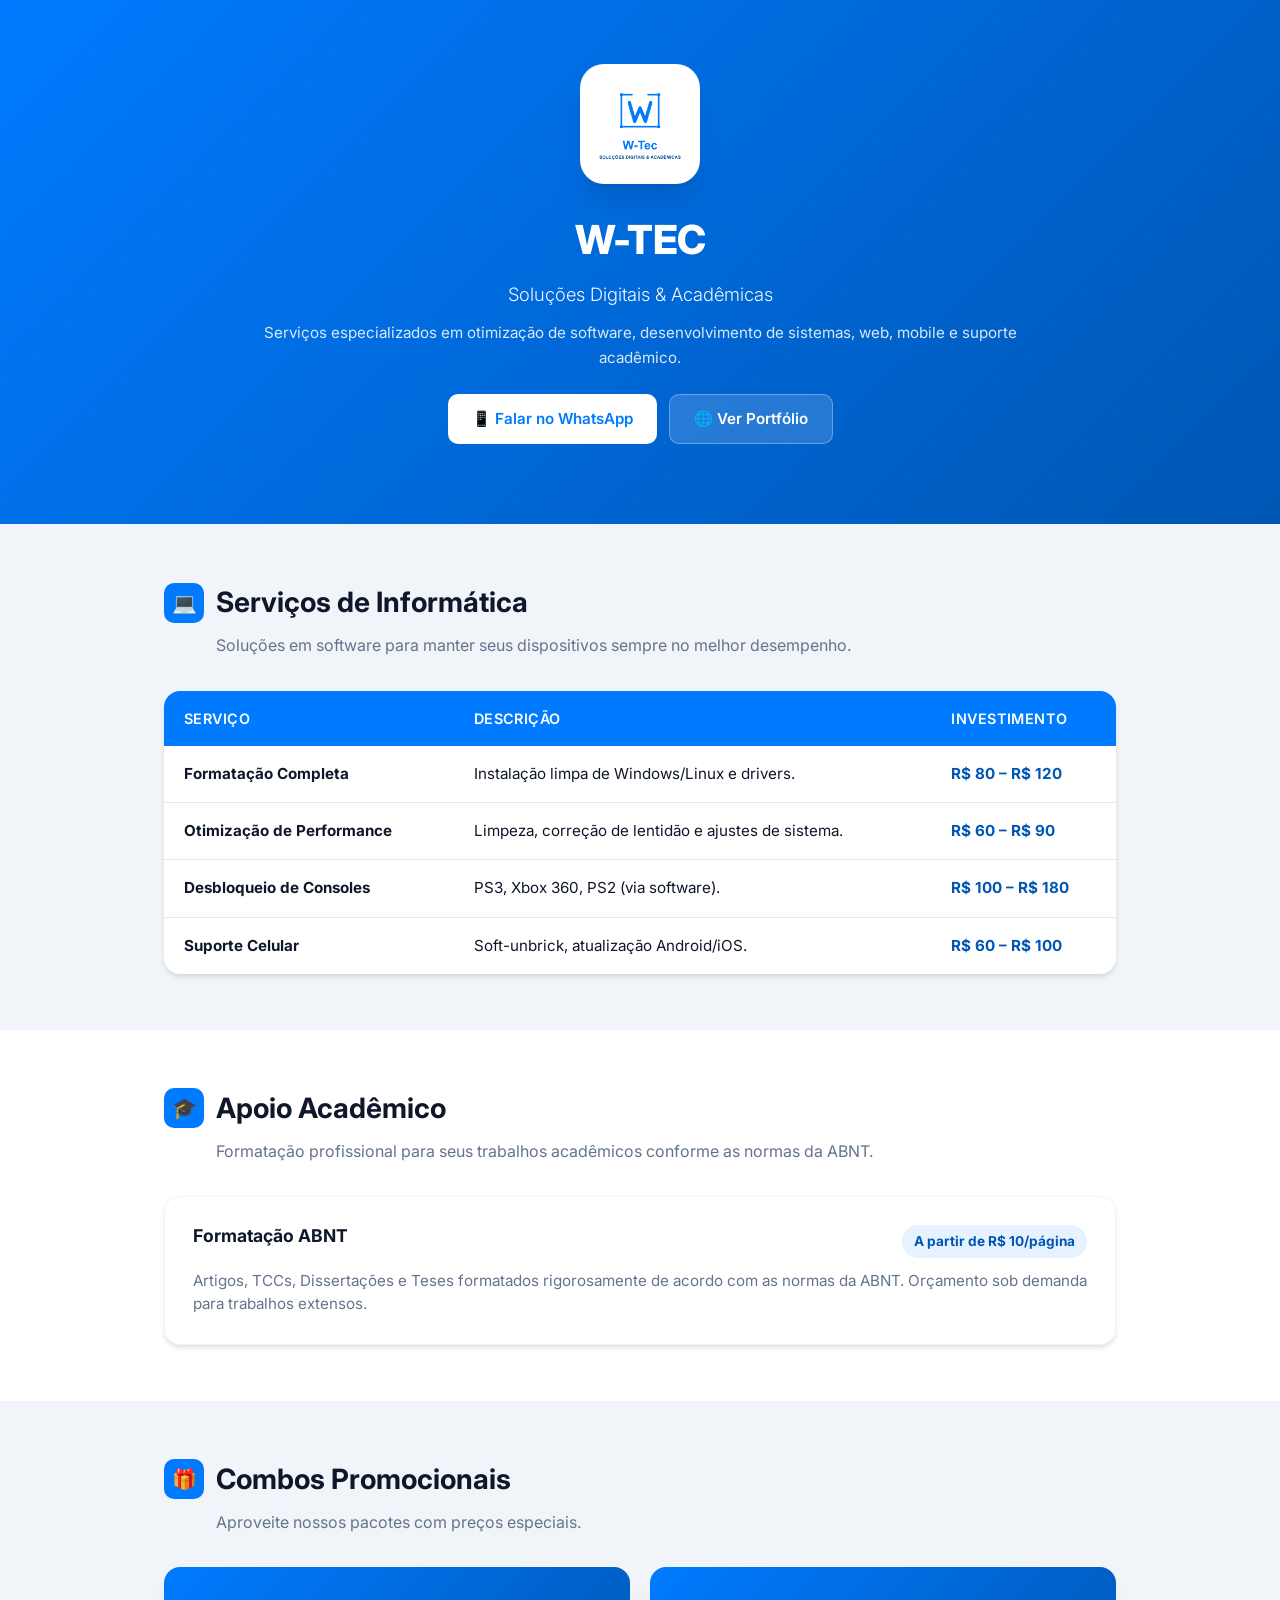
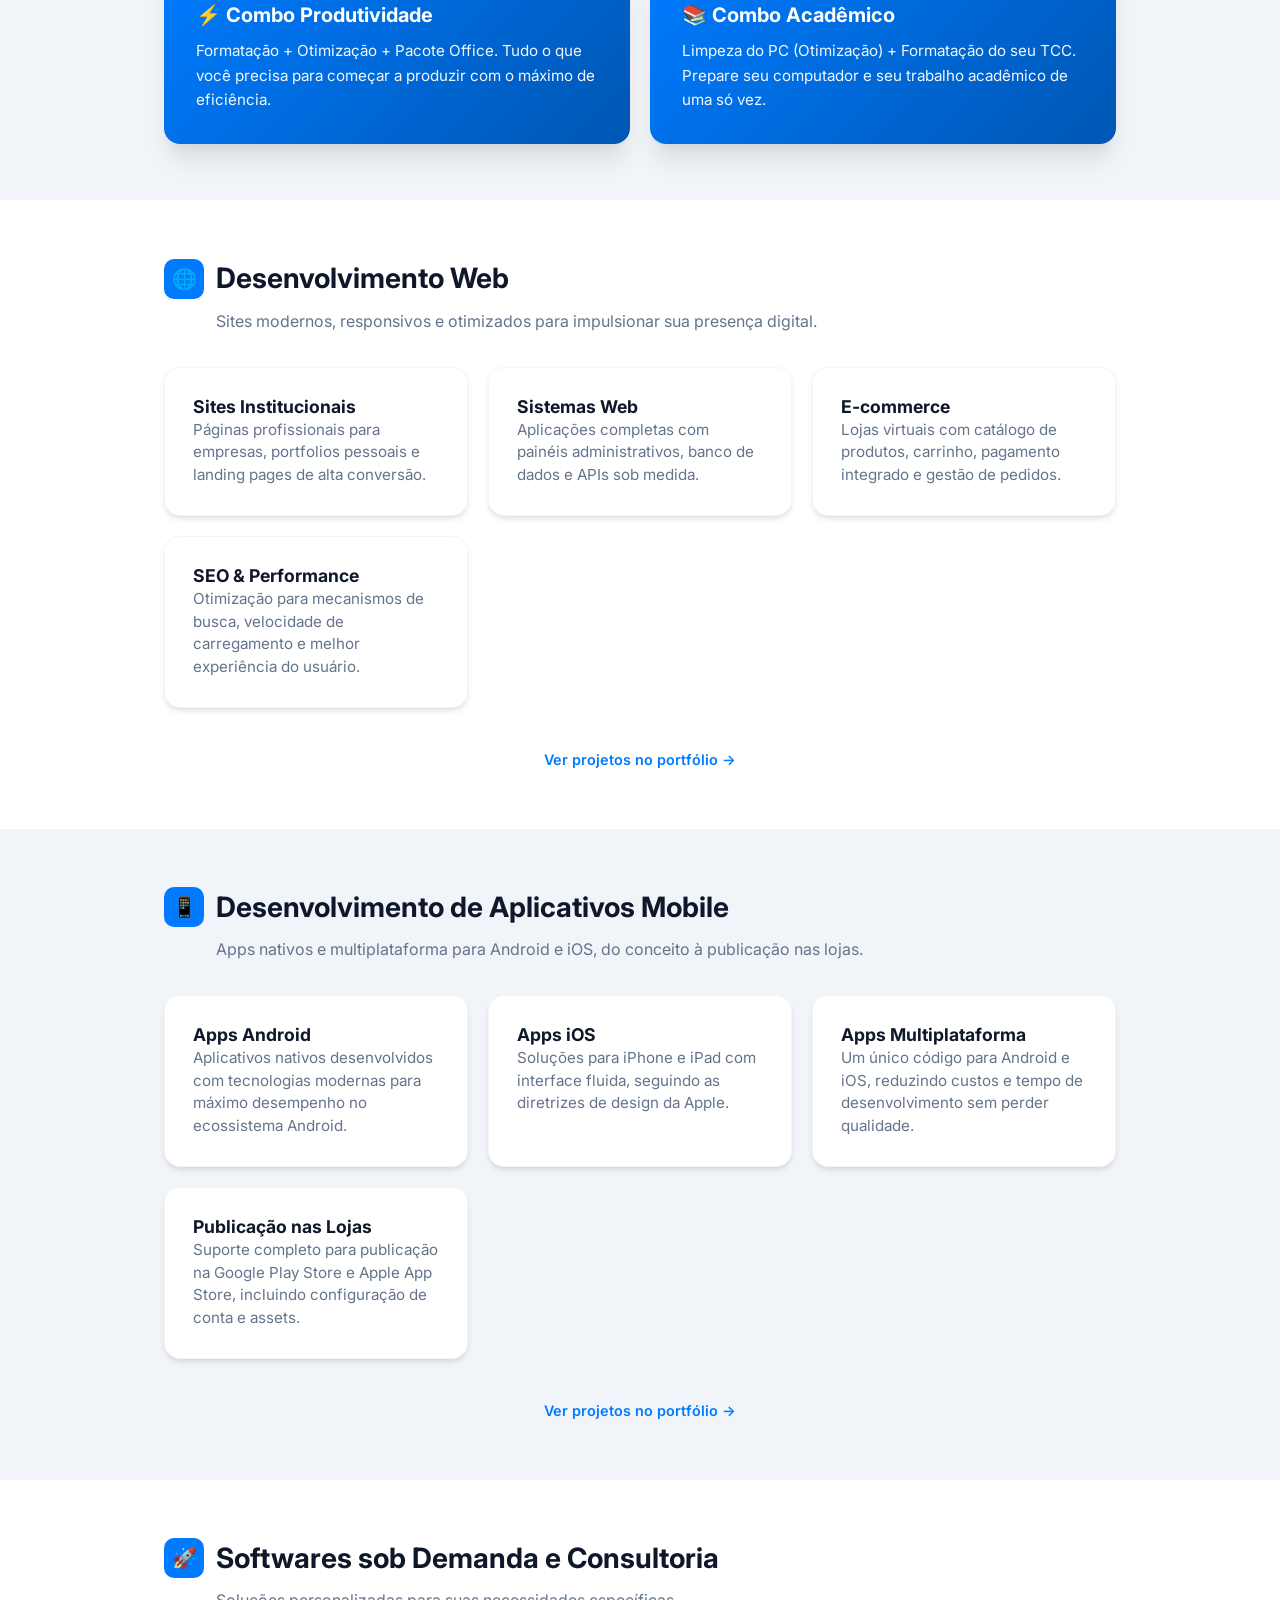
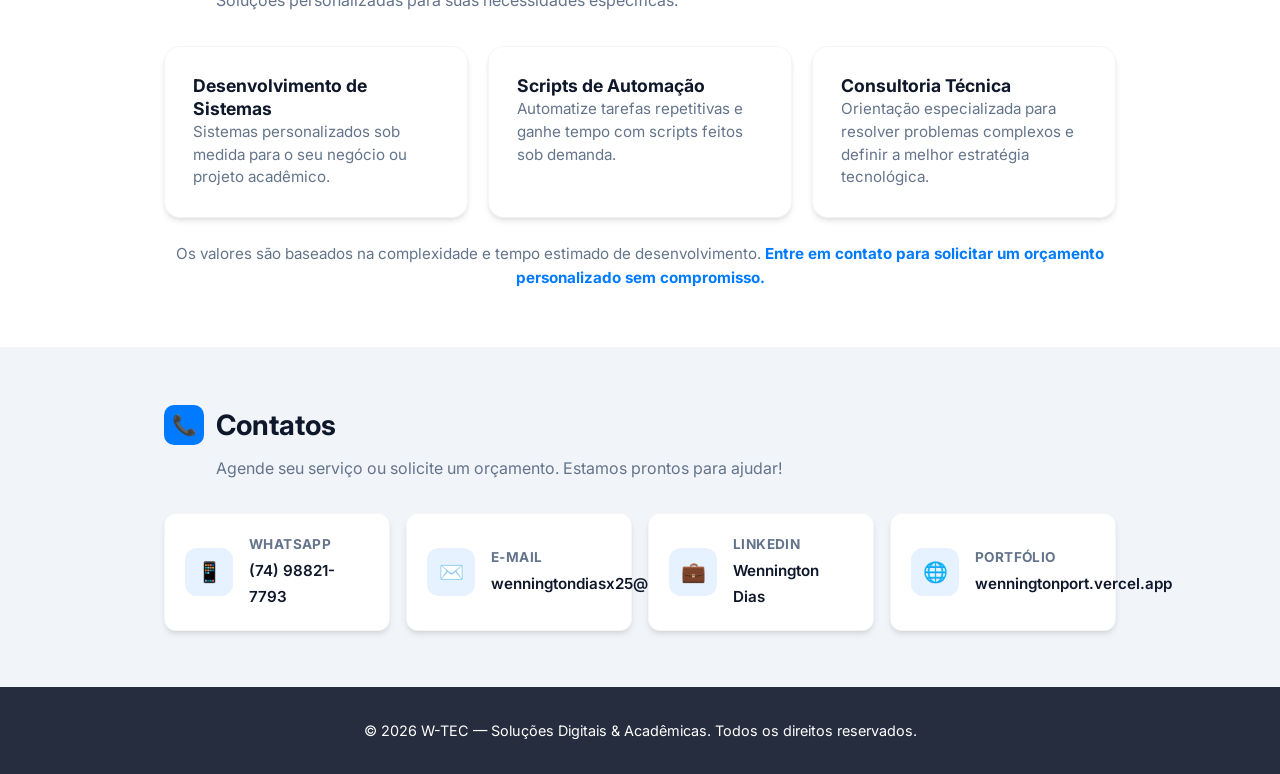
<file: index.html>
<!DOCTYPE html>
<html lang="pt-BR">
<head>
    <meta charset="UTF-8">
    <meta name="viewport" content="width=device-width, initial-scale=1.0">
    <title>W-TEC | Soluções Digitais & Acadêmicas</title>
    <link rel="icon" type="image/png" href="[data-uri]">
    <link rel="shortcut icon" type="image/png" href="[data-uri]">
    <link href="https://fonts.googleapis.com/css2?family=Inter:wght@300;400;600;700;800&display=swap" rel="stylesheet">
    <style>
        :root {
            --primary: #007bff;
            --primary-dark: #0056b3;
            --primary-light: #e6f2ff;
            --dark: #0f172a;
            --gray: #64748b;
            --light-gray: #f1f5f9;
            --white: #ffffff;
            --shadow: 0 4px 6px -1px rgba(0, 0, 0, 0.1), 0 2px 4px -1px rgba(0, 0, 0, 0.06);
            --shadow-lg: 0 20px 25px -5px rgba(0, 0, 0, 0.1), 0 10px 10px -5px rgba(0, 0, 0, 0.04);
        }

        * {
            margin: 0;
            padding: 0;
            box-sizing: border-box;
        }

        body {
            font-family: 'Inter', -apple-system, BlinkMacSystemFont, 'Segoe UI', Roboto, sans-serif;
            line-height: 1.6;
            color: var(--dark);
            background: var(--white);
        }

        .hero {
            background: linear-gradient(135deg, var(--primary) 0%, var(--primary-dark) 100%);
            color: var(--white);
            padding: 4rem 1.5rem 5rem;
            text-align: center;
            position: relative;
            overflow: hidden;
        }

        .hero::before {
            content: '';
            position: absolute;
            top: -50%;
            left: -50%;
            width: 200%;
            height: 200%;
            background: radial-gradient(circle, rgba(255,255,255,0.1) 1px, transparent 1px);
            background-size: 30px 30px;
            opacity: 0.3;
        }

        .hero-content {
            position: relative;
            z-index: 1;
            max-width: 800px;
            margin: 0 auto;
        }

        .hero-logo {
            width: 120px;
            height: 120px;
            margin: 0 auto 1.5rem;
            background: var(--white);
            border-radius: 24px;
            padding: 12px;
            box-shadow: var(--shadow-lg);
        }

        .hero-logo img {
            width: 100%;
            height: 100%;
            object-fit: contain;
        }

        .hero h1 {
            font-size: 2.5rem;
            font-weight: 800;
            margin-bottom: 0.5rem;
            letter-spacing: -0.02em;
        }

        .hero .tagline {
            font-size: 1.15rem;
            opacity: 0.95;
            font-weight: 300;
            max-width: 600px;
            margin: 0 auto;
        }

        .hero-sub {
            font-size: 0.95rem;
            opacity: 0.85;
            margin-top: 0.75rem;
            font-weight: 400;
        }

        .hero-cta {
            margin-top: 1.5rem;
            display: inline-flex;
            gap: 0.75rem;
            flex-wrap: wrap;
            justify-content: center;
        }

        .hero-cta a {
            display: inline-flex;
            align-items: center;
            gap: 0.5rem;
            padding: 0.75rem 1.5rem;
            border-radius: 10px;
            font-weight: 600;
            font-size: 0.95rem;
            text-decoration: none;
            transition: transform 0.2s, box-shadow 0.2s;
        }

        .hero-cta a:hover {
            transform: translateY(-2px);
            box-shadow: var(--shadow-lg);
        }

        .hero-cta .btn-primary {
            background: var(--white);
            color: var(--primary);
        }

        .hero-cta .btn-secondary {
            background: rgba(255,255,255,0.15);
            color: var(--white);
            border: 1px solid rgba(255,255,255,0.3);
        }

        .container {
            max-width: 1000px;
            margin: 0 auto;
            padding: 0 1.5rem;
        }

        section {
            padding: 3.5rem 0;
        }

        section:nth-child(even) {
            background: var(--light-gray);
        }

        .section-title {
            font-size: 1.75rem;
            font-weight: 700;
            color: var(--dark);
            margin-bottom: 0.5rem;
            display: flex;
            align-items: center;
            gap: 0.75rem;
        }

        .section-title .icon {
            width: 40px;
            height: 40px;
            background: var(--primary);
            color: var(--white);
            border-radius: 10px;
            display: flex;
            align-items: center;
            justify-content: center;
            font-size: 1.25rem;
            flex-shrink: 0;
        }

        .section-desc {
            color: var(--gray);
            margin-bottom: 2rem;
            margin-left: 3.25rem;
        }

        .cards-grid {
            display: grid;
            grid-template-columns: repeat(auto-fit, minmax(260px, 1fr));
            gap: 1.25rem;
        }

        .card {
            background: var(--white);
            border-radius: 16px;
            padding: 1.75rem;
            box-shadow: var(--shadow);
            border: 1px solid rgba(0,0,0,0.04);
            transition: transform 0.2s, box-shadow 0.2s;
        }

        .card:hover {
            transform: translateY(-3px);
            box-shadow: var(--shadow-lg);
        }

        .card-header {
            display: flex;
            justify-content: space-between;
            align-items: flex-start;
            margin-bottom: 0.75rem;
        }

        .card-title {
            font-size: 1.1rem;
            font-weight: 700;
            color: var(--dark);
            line-height: 1.3;
        }

        .card-price {
            background: var(--primary-light);
            color: var(--primary-dark);
            font-weight: 700;
            font-size: 0.85rem;
            padding: 0.35rem 0.75rem;
            border-radius: 20px;
            white-space: nowrap;
            flex-shrink: 0;
            margin-left: 0.5rem;
        }

        .card-desc {
            color: var(--gray);
            font-size: 0.95rem;
            line-height: 1.5;
        }

        .card-link {
            display: inline-flex;
            align-items: center;
            gap: 0.35rem;
            margin-top: 1rem;
            color: var(--primary);
            font-weight: 600;
            font-size: 0.9rem;
            text-decoration: none;
            transition: gap 0.2s;
        }

        .card-link:hover {
            gap: 0.6rem;
        }

        .table-wrap {
            overflow-x: auto;
            border-radius: 16px;
            box-shadow: var(--shadow);
            background: var(--white);
        }

        table {
            width: 100%;
            border-collapse: collapse;
            font-size: 0.95rem;
        }

        thead {
            background: var(--primary);
            color: var(--white);
        }

        th, td {
            padding: 1rem 1.25rem;
            text-align: left;
        }

        th {
            font-weight: 600;
            font-size: 0.9rem;
            text-transform: uppercase;
            letter-spacing: 0.03em;
        }

        tbody tr {
            border-bottom: 1px solid #e2e8f0;
            transition: background 0.15s;
        }

        tbody tr:hover {
            background: var(--primary-light);
        }

        tbody tr:last-child {
            border-bottom: none;
        }

        td {
            color: var(--dark);
        }

        td.price {
            font-weight: 700;
            color: var(--primary-dark);
            white-space: nowrap;
        }

        .combo-card {
            background: linear-gradient(135deg, var(--primary) 0%, var(--primary-dark) 100%);
            color: var(--white);
            border-radius: 16px;
            padding: 2rem;
            box-shadow: var(--shadow-lg);
        }

        .combo-card h3 {
            font-size: 1.25rem;
            margin-bottom: 0.5rem;
            display: flex;
            align-items: center;
            gap: 0.5rem;
        }

        .combo-card p {
            opacity: 0.95;
            font-size: 0.95rem;
        }

        .combo-grid {
            display: grid;
            grid-template-columns: repeat(auto-fit, minmax(280px, 1fr));
            gap: 1.25rem;
        }

        .contact-grid {
            display: grid;
            grid-template-columns: repeat(auto-fit, minmax(220px, 1fr));
            gap: 1rem;
        }

        .contact-item {
            background: var(--white);
            border-radius: 12px;
            padding: 1.25rem;
            display: flex;
            align-items: center;
            gap: 1rem;
            box-shadow: var(--shadow);
            text-decoration: none;
            color: var(--dark);
            transition: transform 0.2s, box-shadow 0.2s;
            border: 1px solid rgba(0,0,0,0.04);
        }

        .contact-item:hover {
            transform: translateY(-2px);
            box-shadow: var(--shadow-lg);
        }

        .contact-icon {
            width: 48px;
            height: 48px;
            background: var(--primary-light);
            color: var(--primary);
            border-radius: 12px;
            display: flex;
            align-items: center;
            justify-content: center;
            font-size: 1.25rem;
            flex-shrink: 0;
        }

        .contact-info strong {
            display: block;
            font-size: 0.85rem;
            color: var(--gray);
            margin-bottom: 0.15rem;
            text-transform: uppercase;
            letter-spacing: 0.03em;
        }

        .contact-info span {
            font-weight: 600;
            font-size: 0.95rem;
        }

        footer {
            background: var(--dark);
            color: var(--white);
            text-align: center;
            padding: 2rem 1.5rem;
            font-size: 0.9rem;
            opacity: 0.9;
        }

        footer a {
            color: var(--primary);
            text-decoration: none;
        }

        ::-webkit-scrollbar {
            width: 8px;
        }
        ::-webkit-scrollbar-track {
            background: var(--light-gray);
        }
        ::-webkit-scrollbar-thumb {
            background: var(--primary);
            border-radius: 4px;
        }

        @media (max-width: 640px) {
            .hero h1 {
                font-size: 1.85rem;
            }
            .hero .tagline {
                font-size: 1rem;
            }
            .section-title {
                font-size: 1.4rem;
            }
            .section-desc {
                margin-left: 0;
            }
            th, td {
                padding: 0.85rem 1rem;
                font-size: 0.9rem;
            }
        }

        @keyframes fadeInUp {
            from {
                opacity: 0;
                transform: translateY(20px);
            }
            to {
                opacity: 1;
                transform: translateY(0);
            }
        }

        .animate {
            animation: fadeInUp 0.6s ease-out forwards;
        }

        .delay-1 { animation-delay: 0.1s; }
        .delay-2 { animation-delay: 0.2s; }
        .delay-3 { animation-delay: 0.3s; }
        .delay-4 { animation-delay: 0.4s; }
    </style>
<base target="_blank">
</head>
<body>

    <header class="hero">
        <div class="hero-content">
            <div class="hero-logo">
                <img src="[data-uri]" alt="W-TEC Logo">
            </div>
            <h1>W-TEC</h1>
            <p class="tagline">Soluções Digitais &amp; Acadêmicas</p>
            <p class="hero-sub">Serviços especializados em otimização de software, desenvolvimento de sistemas, web, mobile e suporte acadêmico.</p>
            <div class="hero-cta">
                <a href="https://wa.me/5574988217793" target="_blank" class="btn-primary">📱 Falar no WhatsApp</a>
                <a href="https://wenningtonport.vercel.app/" target="_blank" class="btn-secondary">🌐 Ver Portfólio</a>
            </div>
        </div>
    </header>

    <section>
        <div class="container">
            <h2 class="section-title">
                <span class="icon">💻</span>
                Serviços de Informática
            </h2>
            <p class="section-desc">Soluções em software para manter seus dispositivos sempre no melhor desempenho.</p>

            <div class="table-wrap">
                <table>
                    <thead>
                        <tr>
                            <th>Serviço</th>
                            <th>Descrição</th>
                            <th>Investimento</th>
                        </tr>
                    </thead>
                    <tbody>
                        <tr>
                            <td><strong>Formatação Completa</strong></td>
                            <td>Instalação limpa de Windows/Linux e drivers.</td>
                            <td class="price">R$ 80 – R$ 120</td>
                        </tr>
                        <tr>
                            <td><strong>Otimização de Performance</strong></td>
                            <td>Limpeza, correção de lentidão e ajustes de sistema.</td>
                            <td class="price">R$ 60 – R$ 90</td>
                        </tr>
                        <tr>
                            <td><strong>Desbloqueio de Consoles</strong></td>
                            <td>PS3, Xbox 360, PS2 (via software).</td>
                            <td class="price">R$ 100 – R$ 180</td>
                        </tr>
                        <tr>
                            <td><strong>Suporte Celular</strong></td>
                            <td>Soft-unbrick, atualização Android/iOS.</td>
                            <td class="price">R$ 60 – R$ 100</td>
                        </tr>
                    </tbody>
                </table>
            </div>
        </div>
    </section>

    <section>
        <div class="container">
            <h2 class="section-title">
                <span class="icon">🎓</span>
                Apoio Acadêmico
            </h2>
            <p class="section-desc">Formatação profissional para seus trabalhos acadêmicos conforme as normas da ABNT.</p>

            <div class="cards-grid">
                <div class="card animate delay-1">
                    <div class="card-header">
                        <h3 class="card-title">Formatação ABNT</h3>
                        <span class="card-price">A partir de R$ 10/página</span>
                    </div>
                    <p class="card-desc">Artigos, TCCs, Dissertações e Teses formatados rigorosamente de acordo com as normas da ABNT. Orçamento sob demanda para trabalhos extensos.</p>
                </div>
            </div>
        </div>
    </section>

    <section>
        <div class="container">
            <h2 class="section-title">
                <span class="icon">🎁</span>
                Combos Promocionais
            </h2>
            <p class="section-desc">Aproveite nossos pacotes com preços especiais.</p>

            <div class="combo-grid">
                <div class="combo-card animate delay-1">
                    <h3>⚡ Combo Produtividade</h3>
                    <p>Formatação + Otimização + Pacote Office. Tudo o que você precisa para começar a produzir com o máximo de eficiência.</p>
                </div>
                <div class="combo-card animate delay-2">
                    <h3>📚 Combo Acadêmico</h3>
                    <p>Limpeza do PC (Otimização) + Formatação do seu TCC. Prepare seu computador e seu trabalho acadêmico de uma só vez.</p>
                </div>
            </div>
        </div>
    </section>

    <section>
        <div class="container">
            <h2 class="section-title">
                <span class="icon">🌐</span>
                Desenvolvimento Web
            </h2>
            <p class="section-desc">Sites modernos, responsivos e otimizados para impulsionar sua presença digital.</p>

            <div class="cards-grid">
                <div class="card animate delay-1">
                    <h3 class="card-title">Sites Institucionais</h3>
                    <p class="card-desc">Páginas profissionais para empresas, portfolios pessoais e landing pages de alta conversão.</p>
                </div>
                <div class="card animate delay-2">
                    <h3 class="card-title">Sistemas Web</h3>
                    <p class="card-desc">Aplicações completas com painéis administrativos, banco de dados e APIs sob medida.</p>
                </div>
                <div class="card animate delay-3">
                    <h3 class="card-title">E-commerce</h3>
                    <p class="card-desc">Lojas virtuais com catálogo de produtos, carrinho, pagamento integrado e gestão de pedidos.</p>
                </div>
                <div class="card animate delay-4">
                    <h3 class="card-title">SEO & Performance</h3>
                    <p class="card-desc">Otimização para mecanismos de busca, velocidade de carregamento e melhor experiência do usuário.</p>
                </div>
            </div>
            <div style="text-align: center; margin-top: 1.5rem;">
                <a href="https://wenningtonport.vercel.app/" target="_blank" class="card-link">Ver projetos no portfólio →</a>
            </div>
        </div>
    </section>

    <section>
        <div class="container">
            <h2 class="section-title">
                <span class="icon">📱</span>
                Desenvolvimento de Aplicativos Mobile
            </h2>
            <p class="section-desc">Apps nativos e multiplataforma para Android e iOS, do conceito à publicação nas lojas.</p>

            <div class="cards-grid">
                <div class="card animate delay-1">
                    <h3 class="card-title">Apps Android</h3>
                    <p class="card-desc">Aplicativos nativos desenvolvidos com tecnologias modernas para máximo desempenho no ecossistema Android.</p>
                </div>
                <div class="card animate delay-2">
                    <h3 class="card-title">Apps iOS</h3>
                    <p class="card-desc">Soluções para iPhone e iPad com interface fluida, seguindo as diretrizes de design da Apple.</p>
                </div>
                <div class="card animate delay-3">
                    <h3 class="card-title">Apps Multiplataforma</h3>
                    <p class="card-desc">Um único código para Android e iOS, reduzindo custos e tempo de desenvolvimento sem perder qualidade.</p>
                </div>
                <div class="card animate delay-4">
                    <h3 class="card-title">Publicação nas Lojas</h3>
                    <p class="card-desc">Suporte completo para publicação na Google Play Store e Apple App Store, incluindo configuração de conta e assets.</p>
                </div>
            </div>
            <div style="text-align: center; margin-top: 1.5rem;">
                <a href="https://wenningtonport.vercel.app/" target="_blank" class="card-link">Ver projetos no portfólio →</a>
            </div>
        </div>
    </section>

    <section>
        <div class="container">
            <h2 class="section-title">
                <span class="icon">🚀</span>
                Softwares sob Demanda e Consultoria
            </h2>
            <p class="section-desc">Soluções personalizadas para suas necessidades específicas.</p>

            <div class="cards-grid">
                <div class="card animate delay-1">
                    <h3 class="card-title">Desenvolvimento de Sistemas</h3>
                    <p class="card-desc">Sistemas personalizados sob medida para o seu negócio ou projeto acadêmico.</p>
                </div>
                <div class="card animate delay-2">
                    <h3 class="card-title">Scripts de Automação</h3>
                    <p class="card-desc">Automatize tarefas repetitivas e ganhe tempo com scripts feitos sob demanda.</p>
                </div>
                <div class="card animate delay-3">
                    <h3 class="card-title">Consultoria Técnica</h3>
                    <p class="card-desc">Orientação especializada para resolver problemas complexos e definir a melhor estratégia tecnológica.</p>
                </div>
            </div>
            <p style="text-align: center; margin-top: 1.5rem; color: var(--gray); font-size: 0.95rem;">
                Os valores são baseados na complexidade e tempo estimado de desenvolvimento. <strong style="color: var(--primary);">Entre em contato para solicitar um orçamento personalizado sem compromisso.</strong>
            </p>
        </div>
    </section>

    <section>
        <div class="container">
            <h2 class="section-title">
                <span class="icon">📞</span>
                Contatos
            </h2>
            <p class="section-desc">Agende seu serviço ou solicite um orçamento. Estamos prontos para ajudar!</p>

            <div class="contact-grid">
                <a href="https://wa.me/5574988217793" target="_blank" class="contact-item animate delay-1">
                    <div class="contact-icon">📱</div>
                    <div class="contact-info">
                        <strong>WhatsApp</strong>
                        <span>(74) 98821-7793</span>
                    </div>
                </a>
                <a href="mailto:wenningtondiasx25@gmail.com" class="contact-item animate delay-2">
                    <div class="contact-icon">✉️</div>
                    <div class="contact-info">
                        <strong>E-mail</strong>
                        <span>wenningtondiasx25@gmail.com</span>
                    </div>
                </a>
                <a href="https://www.linkedin.com/in/wennington-dias-23201b325" target="_blank" class="contact-item animate delay-3">
                    <div class="contact-icon">💼</div>
                    <div class="contact-info">
                        <strong>LinkedIn</strong>
                        <span>Wennington Dias</span>
                    </div>
                </a>
                <a href="https://wenningtonport.vercel.app/" target="_blank" class="contact-item animate delay-4">
                    <div class="contact-icon">🌐</div>
                    <div class="contact-info">
                        <strong>Portfólio</strong>
                        <span>wenningtonport.vercel.app</span>
                    </div>
                </a>
            </div>
        </div>
    </section>

    <footer>
        <p>&copy; 2026 W-TEC — Soluções Digitais &amp; Acadêmicas. Todos os direitos reservados.</p>
    </footer>

</body>
</html>
</file>
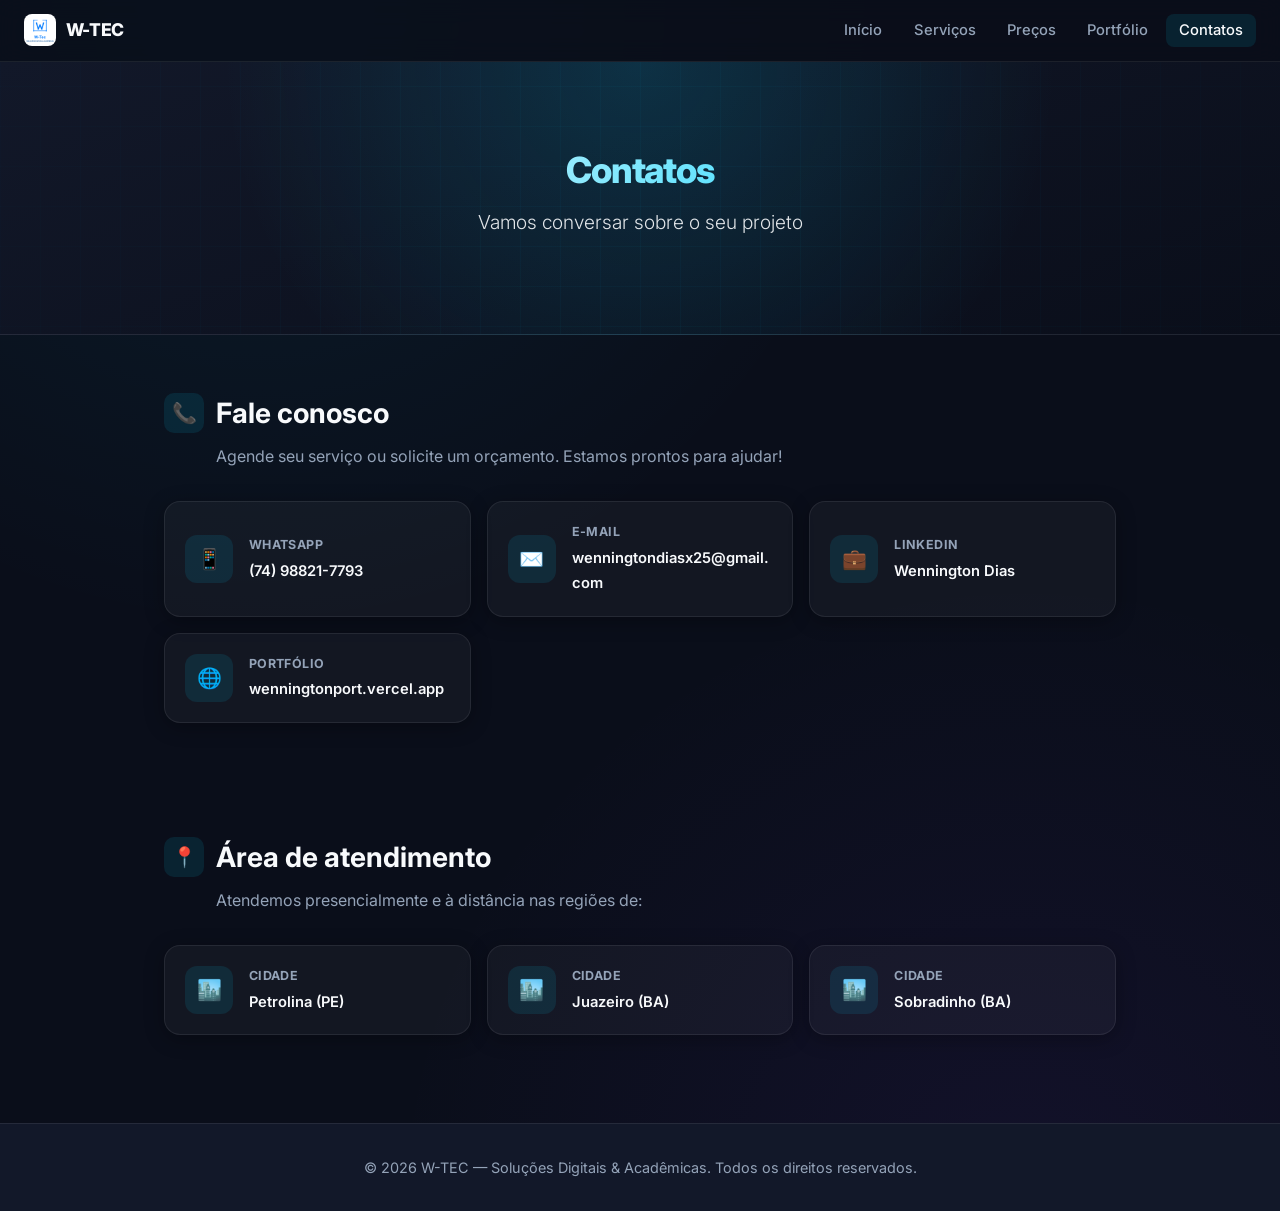
<file: contatos.html>
<!DOCTYPE html>
<html lang="pt-BR">
<head>
    <meta charset="UTF-8">
    <meta name="viewport" content="width=device-width, initial-scale=1.0">
    <title>Contatos | W-TEC</title>
    <link rel="icon" type="image/png" href="assets/logo.png">
    <link href="https://fonts.googleapis.com/css2?family=Inter:wght@300;400;600;700;800&display=swap" rel="stylesheet">
    <link rel="stylesheet" href="css/style.css">
</head>
<body>
    <nav class="navbar">
        <a href="index.html" class="brand">
            <img src="assets/logo.png" alt="W-TEC">
            W-TEC
        </a>
        <button class="nav-toggle" aria-label="Menu" onclick="document.querySelector('.nav-links').classList.toggle('open')">☰</button>
        <ul class="nav-links">
            <li><a href="index.html">Início</a></li>
            <li><a href="servicos.html">Serviços</a></li>
            <li><a href="precos.html">Preços</a></li>
            <li><a href="portfolio.html">Portfólio</a></li>
            <li><a href="contatos.html" class="active">Contatos</a></li>
        </ul>
    </nav>

    <header class="hero">
        <div class="hero-content">
            <h1 style="font-size:2.25rem;">Contatos</h1>
            <p class="tagline">Vamos conversar sobre o seu projeto</p>
        </div>
    </header>

    <section>
        <div class="container">
            <h2 class="section-title">
                <span class="icon">📞</span>
                Fale conosco
            </h2>
            <p class="section-desc">Agende seu serviço ou solicite um orçamento. Estamos prontos para ajudar!</p>

            <div class="contact-grid">
                <a href="https://wa.me/5574988217793" target="_blank" class="contact-item animate delay-1">
                    <div class="contact-icon">📱</div>
                    <div class="contact-info">
                        <strong>WhatsApp</strong>
                        <span>(74) 98821-7793</span>
                    </div>
                </a>
                <a href="mailto:wenningtondiasx25@gmail.com" class="contact-item animate delay-2">
                    <div class="contact-icon">✉️</div>
                    <div class="contact-info">
                        <strong>E-mail</strong>
                        <span>wenningtondiasx25@gmail.com</span>
                    </div>
                </a>
                <a href="https://www.linkedin.com/in/wennington-dias-23201b325" target="_blank" class="contact-item animate delay-3">
                    <div class="contact-icon">💼</div>
                    <div class="contact-info">
                        <strong>LinkedIn</strong>
                        <span>Wennington Dias</span>
                    </div>
                </a>
                <a href="https://wenningtonport.vercel.app/" target="_blank" class="contact-item animate delay-4">
                    <div class="contact-icon">🌐</div>
                    <div class="contact-info">
                        <strong>Portfólio</strong>
                        <span>wenningtonport.vercel.app</span>
                    </div>
                </a>
            </div>
        </div>
    </section>

    <section>
        <div class="container">
            <h2 class="section-title">
                <span class="icon">📍</span>
                Área de atendimento
            </h2>
            <p class="section-desc">Atendemos presencialmente e à distância nas regiões de:</p>
            <div class="contact-grid">
                <div class="contact-item">
                    <div class="contact-icon">🏙️</div>
                    <div class="contact-info">
                        <strong>Cidade</strong>
                        <span>Petrolina (PE)</span>
                    </div>
                </div>
                <div class="contact-item">
                    <div class="contact-icon">🏙️</div>
                    <div class="contact-info">
                        <strong>Cidade</strong>
                        <span>Juazeiro (BA)</span>
                    </div>
                </div>
                <div class="contact-item">
                    <div class="contact-icon">🏙️</div>
                    <div class="contact-info">
                        <strong>Cidade</strong>
                        <span>Sobradinho (BA)</span>
                    </div>
                </div>
            </div>
        </div>
    </section>

    <footer>
        <p>&copy; 2026 W-TEC — Soluções Digitais &amp; Acadêmicas. Todos os direitos reservados.</p>
    </footer>
</body>
</html>
</file>
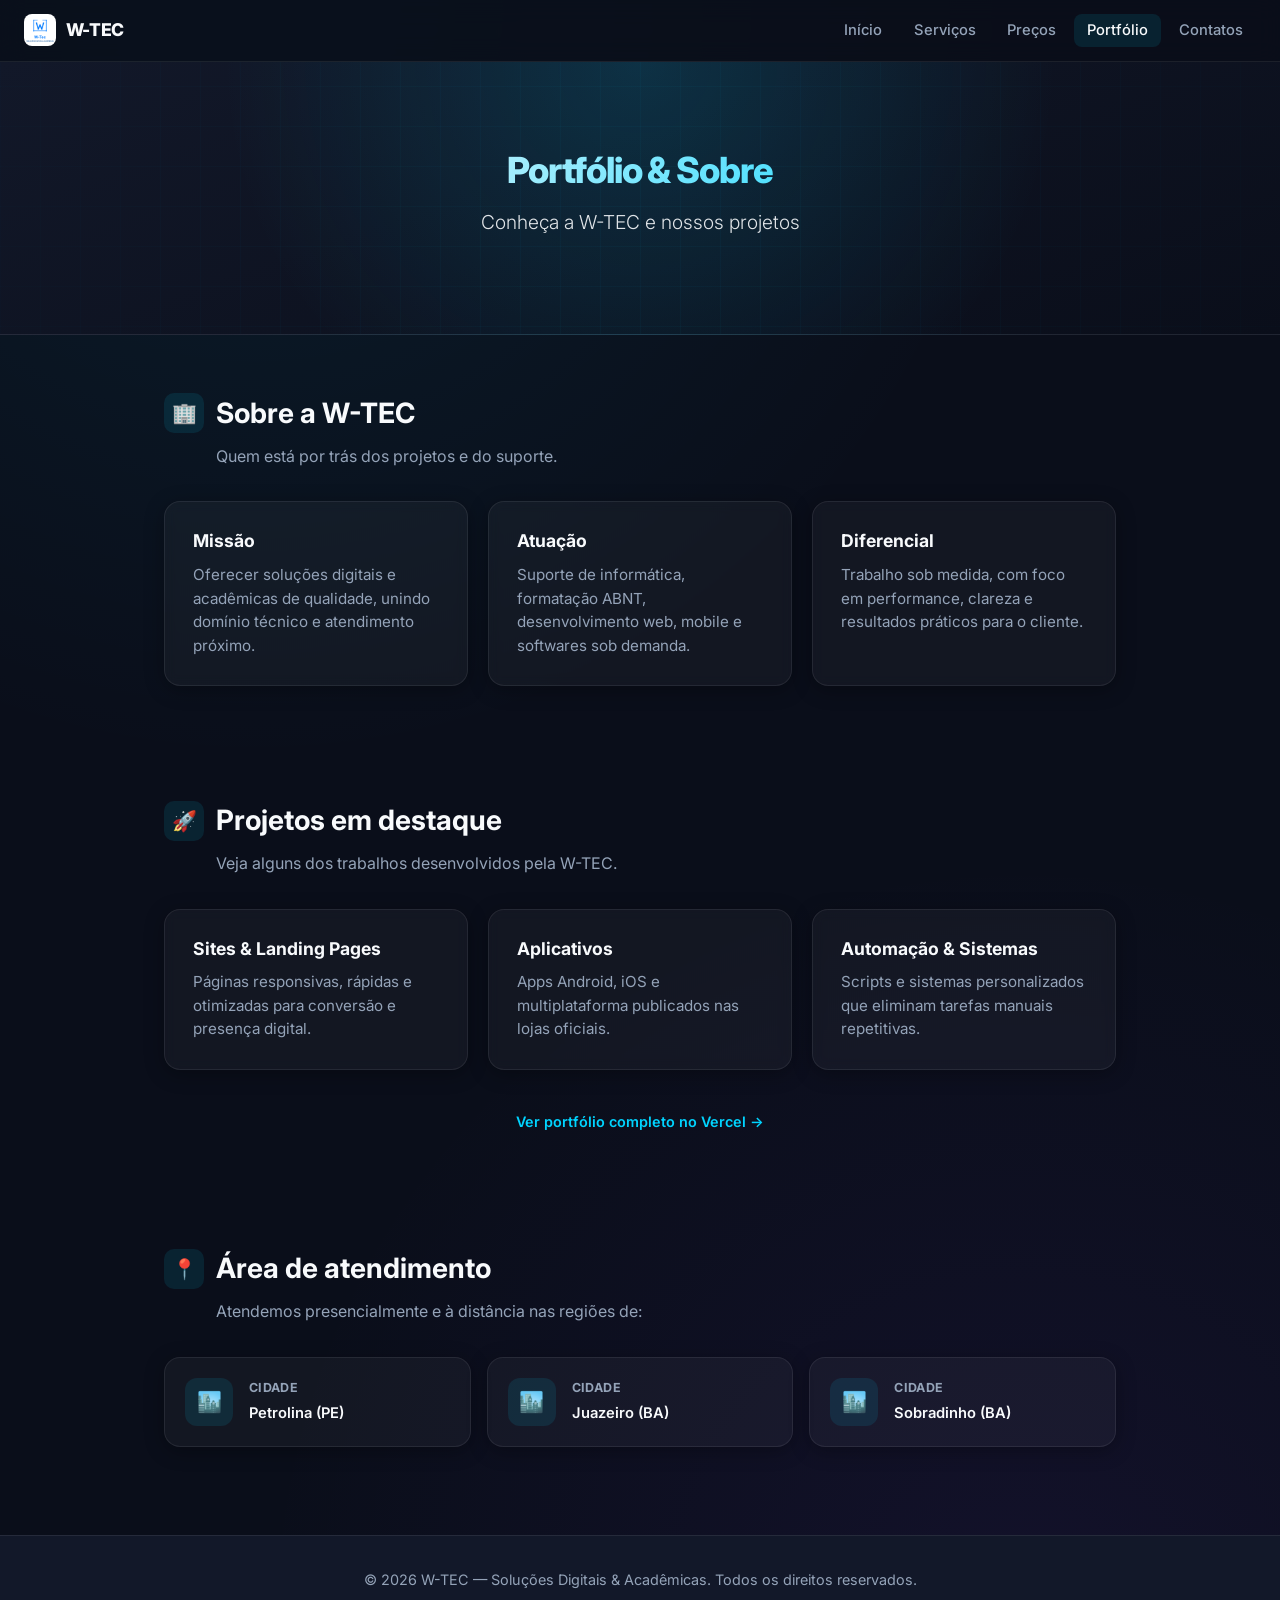
<file: portfolio.html>
<!DOCTYPE html>
<html lang="pt-BR">
<head>
    <meta charset="UTF-8">
    <meta name="viewport" content="width=device-width, initial-scale=1.0">
    <title>Portfólio | W-TEC</title>
    <link rel="icon" type="image/png" href="assets/logo.png">
    <link href="https://fonts.googleapis.com/css2?family=Inter:wght@300;400;600;700;800&display=swap" rel="stylesheet">
    <link rel="stylesheet" href="css/style.css">
</head>
<body>
    <nav class="navbar">
        <a href="index.html" class="brand">
            <img src="assets/logo.png" alt="W-TEC">
            W-TEC
        </a>
        <button class="nav-toggle" aria-label="Menu" onclick="document.querySelector('.nav-links').classList.toggle('open')">☰</button>
        <ul class="nav-links">
            <li><a href="index.html">Início</a></li>
            <li><a href="servicos.html">Serviços</a></li>
            <li><a href="precos.html">Preços</a></li>
            <li><a href="portfolio.html" class="active">Portfólio</a></li>
            <li><a href="contatos.html">Contatos</a></li>
        </ul>
    </nav>

    <header class="hero">
        <div class="hero-content">
            <h1 style="font-size:2.25rem;">Portfólio &amp; Sobre</h1>
            <p class="tagline">Conheça a W-TEC e nossos projetos</p>
        </div>
    </header>

    <section>
        <div class="container">
            <h2 class="section-title">
                <span class="icon">🏢</span>
                Sobre a W-TEC
            </h2>
            <p class="section-desc">Quem está por trás dos projetos e do suporte.</p>
            <div class="cards-grid">
                <div class="card animate delay-1">
                    <h3 class="card-title">Missão</h3>
                    <p class="card-desc">Oferecer soluções digitais e acadêmicas de qualidade, unindo domínio técnico e atendimento próximo.</p>
                </div>
                <div class="card animate delay-2">
                    <h3 class="card-title">Atuação</h3>
                    <p class="card-desc">Suporte de informática, formatação ABNT, desenvolvimento web, mobile e softwares sob demanda.</p>
                </div>
                <div class="card animate delay-3">
                    <h3 class="card-title">Diferencial</h3>
                    <p class="card-desc">Trabalho sob medida, com foco em performance, clareza e resultados práticos para o cliente.</p>
                </div>
            </div>
        </div>
    </section>

    <section>
        <div class="container">
            <h2 class="section-title">
                <span class="icon">🚀</span>
                Projetos em destaque
            </h2>
            <p class="section-desc">Veja alguns dos trabalhos desenvolvidos pela W-TEC.</p>
            <div class="cards-grid">
                <div class="card animate delay-1">
                    <h3 class="card-title">Sites &amp; Landing Pages</h3>
                    <p class="card-desc">Páginas responsivas, rápidas e otimizadas para conversão e presença digital.</p>
                </div>
                <div class="card animate delay-2">
                    <h3 class="card-title">Aplicativos</h3>
                    <p class="card-desc">Apps Android, iOS e multiplataforma publicados nas lojas oficiais.</p>
                </div>
                <div class="card animate delay-3">
                    <h3 class="card-title">Automação &amp; Sistemas</h3>
                    <p class="card-desc">Scripts e sistemas personalizados que eliminam tarefas manuais repetitivas.</p>
                </div>
            </div>
            <div style="text-align: center; margin-top: 1.5rem;">
                <a href="https://wenningtonport.vercel.app/" target="_blank" class="card-link">Ver portfólio completo no Vercel →</a>
            </div>
        </div>
    </section>

    <section>
        <div class="container">
            <h2 class="section-title">
                <span class="icon">📍</span>
                Área de atendimento
            </h2>
            <p class="section-desc">Atendemos presencialmente e à distância nas regiões de:</p>
            <div class="contact-grid">
                <div class="contact-item">
                    <div class="contact-icon">🏙️</div>
                    <div class="contact-info">
                        <strong>Cidade</strong>
                        <span>Petrolina (PE)</span>
                    </div>
                </div>
                <div class="contact-item">
                    <div class="contact-icon">🏙️</div>
                    <div class="contact-info">
                        <strong>Cidade</strong>
                        <span>Juazeiro (BA)</span>
                    </div>
                </div>
                <div class="contact-item">
                    <div class="contact-icon">🏙️</div>
                    <div class="contact-info">
                        <strong>Cidade</strong>
                        <span>Sobradinho (BA)</span>
                    </div>
                </div>
            </div>
        </div>
    </section>

    <footer>
        <p>&copy; 2026 W-TEC — Soluções Digitais &amp; Acadêmicas. Todos os direitos reservados.</p>
    </footer>
</body>
</html>
</file>
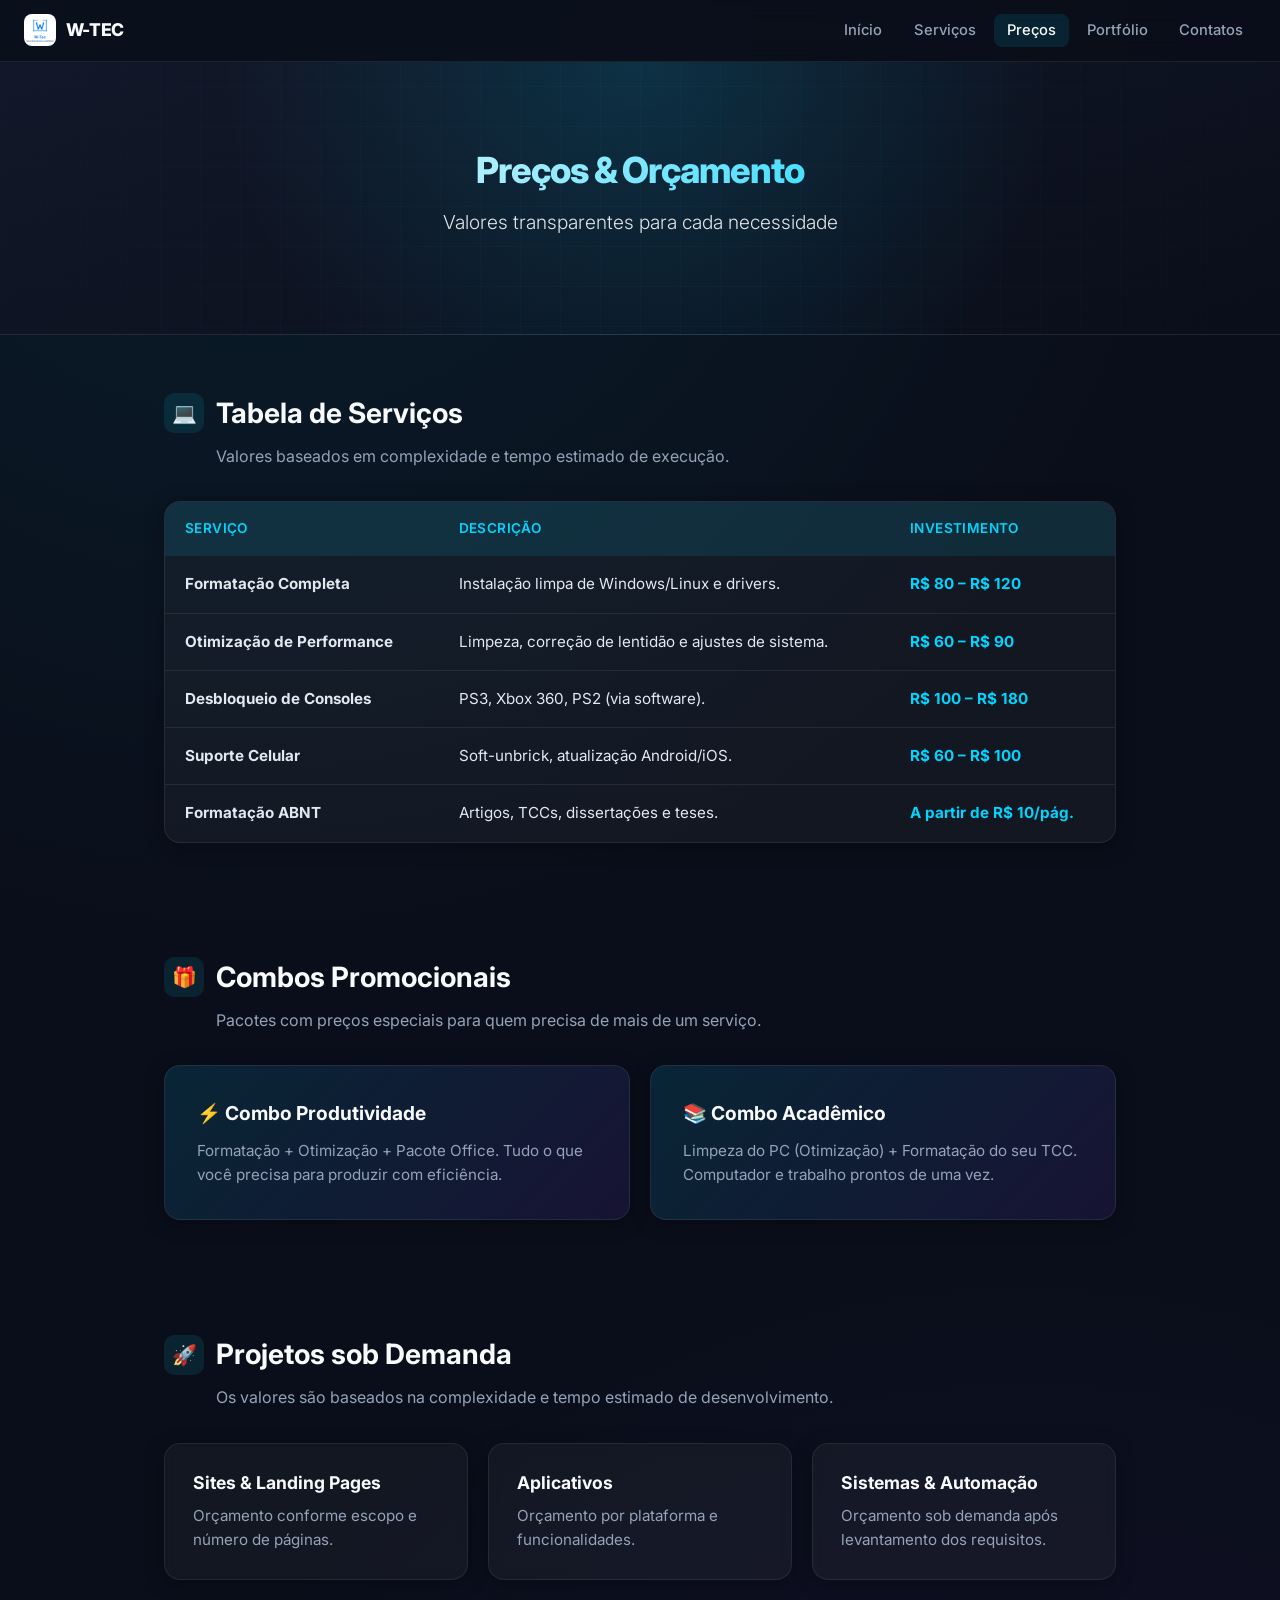
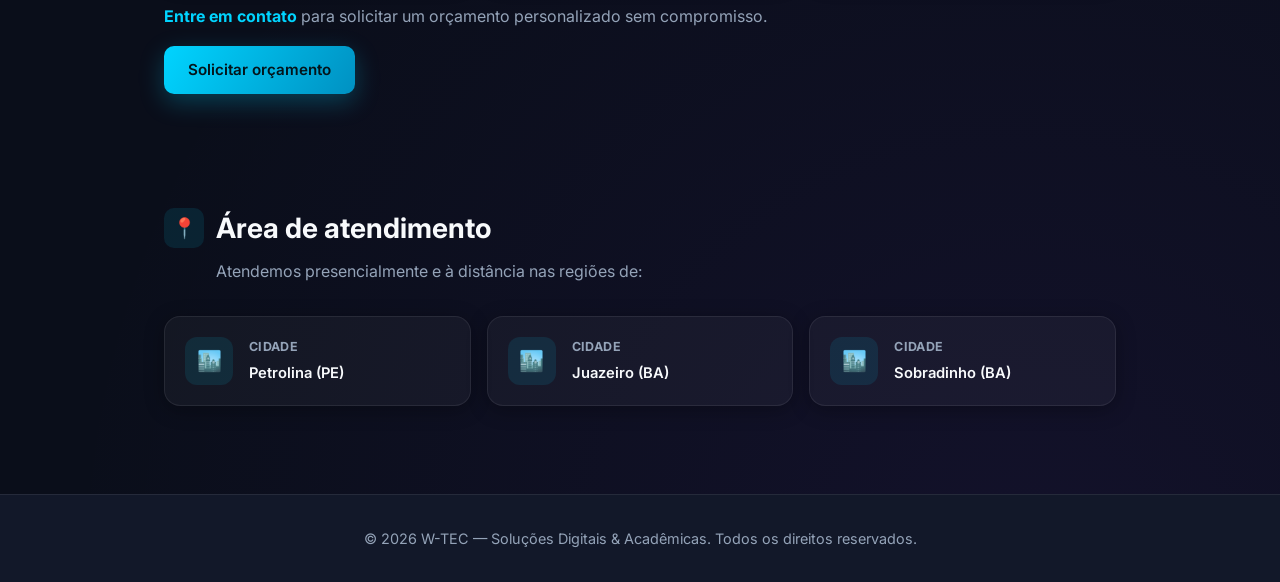
<file: precos.html>
<!DOCTYPE html>
<html lang="pt-BR">
<head>
    <meta charset="UTF-8">
    <meta name="viewport" content="width=device-width, initial-scale=1.0">
    <title>Preços | W-TEC</title>
    <link rel="icon" type="image/png" href="assets/logo.png">
    <link href="https://fonts.googleapis.com/css2?family=Inter:wght@300;400;600;700;800&display=swap" rel="stylesheet">
    <link rel="stylesheet" href="css/style.css">
</head>
<body>
    <nav class="navbar">
        <a href="index.html" class="brand">
            <img src="assets/logo.png" alt="W-TEC">
            W-TEC
        </a>
        <button class="nav-toggle" aria-label="Menu" onclick="document.querySelector('.nav-links').classList.toggle('open')">☰</button>
        <ul class="nav-links">
            <li><a href="index.html">Início</a></li>
            <li><a href="servicos.html">Serviços</a></li>
            <li><a href="precos.html" class="active">Preços</a></li>
            <li><a href="portfolio.html">Portfólio</a></li>
            <li><a href="contatos.html">Contatos</a></li>
        </ul>
    </nav>

    <header class="hero">
        <div class="hero-content">
            <h1 style="font-size:2.25rem;">Preços &amp; Orçamento</h1>
            <p class="tagline">Valores transparentes para cada necessidade</p>
        </div>
    </header>

    <section>
        <div class="container">
            <h2 class="section-title">
                <span class="icon">💻</span>
                Tabela de Serviços
            </h2>
            <p class="section-desc">Valores baseados em complexidade e tempo estimado de execução.</p>
            <div class="table-wrap">
                <table>
                    <thead>
                        <tr>
                            <th>Serviço</th>
                            <th>Descrição</th>
                            <th>Investimento</th>
                        </tr>
                    </thead>
                    <tbody>
                        <tr><td><strong>Formatação Completa</strong></td><td>Instalação limpa de Windows/Linux e drivers.</td><td class="price">R$ 80 – R$ 120</td></tr>
                        <tr><td><strong>Otimização de Performance</strong></td><td>Limpeza, correção de lentidão e ajustes de sistema.</td><td class="price">R$ 60 – R$ 90</td></tr>
                        <tr><td><strong>Desbloqueio de Consoles</strong></td><td>PS3, Xbox 360, PS2 (via software).</td><td class="price">R$ 100 – R$ 180</td></tr>
                        <tr><td><strong>Suporte Celular</strong></td><td>Soft-unbrick, atualização Android/iOS.</td><td class="price">R$ 60 – R$ 100</td></tr>
                        <tr><td><strong>Formatação ABNT</strong></td><td>Artigos, TCCs, dissertações e teses.</td><td class="price">A partir de R$ 10/pág.</td></tr>
                    </tbody>
                </table>
            </div>
        </div>
    </section>

    <section>
        <div class="container">
            <h2 class="section-title">
                <span class="icon">🎁</span>
                Combos Promocionais
            </h2>
            <p class="section-desc">Pacotes com preços especiais para quem precisa de mais de um serviço.</p>
            <div class="combo-grid">
                <div class="combo-card animate delay-1">
                    <h3>⚡ Combo Produtividade</h3>
                    <p>Formatação + Otimização + Pacote Office. Tudo o que você precisa para produzir com eficiência.</p>
                </div>
                <div class="combo-card animate delay-2">
                    <h3>📚 Combo Acadêmico</h3>
                    <p>Limpeza do PC (Otimização) + Formatação do seu TCC. Computador e trabalho prontos de uma vez.</p>
                </div>
            </div>
        </div>
    </section>

    <section>
        <div class="container">
            <h2 class="section-title">
                <span class="icon">🚀</span>
                Projetos sob Demanda
            </h2>
            <p class="section-desc">Os valores são baseados na complexidade e tempo estimado de desenvolvimento.</p>
            <div class="cards-grid">
                <div class="card animate delay-1"><h3 class="card-title">Sites &amp; Landing Pages</h3><p class="card-desc">Orçamento conforme escopo e número de páginas.</p></div>
                <div class="card animate delay-2"><h3 class="card-title">Aplicativos</h3><p class="card-desc">Orçamento por plataforma e funcionalidades.</p></div>
                <div class="card animate delay-3"><h3 class="card-title">Sistemas &amp; Automação</h3><p class="card-desc">Orçamento sob demanda após levantamento dos requisitos.</p></div>
            </div>
            <p style="margin-top:1.5rem; color:var(--gray);">
                <strong style="color:var(--primary);">Entre em contato</strong> para solicitar um orçamento personalizado sem compromisso.
            </p>
            <div class="hero-cta" style="margin-top:1rem;">
                <a href="contatos.html" class="btn-primary">Solicitar orçamento</a>
            </div>
        </div>
    </section>

    <section>
        <div class="container">
            <h2 class="section-title">
                <span class="icon">📍</span>
                Área de atendimento
            </h2>
            <p class="section-desc">Atendemos presencialmente e à distância nas regiões de:</p>
            <div class="contact-grid">
                <div class="contact-item">
                    <div class="contact-icon">🏙️</div>
                    <div class="contact-info">
                        <strong>Cidade</strong>
                        <span>Petrolina (PE)</span>
                    </div>
                </div>
                <div class="contact-item">
                    <div class="contact-icon">🏙️</div>
                    <div class="contact-info">
                        <strong>Cidade</strong>
                        <span>Juazeiro (BA)</span>
                    </div>
                </div>
                <div class="contact-item">
                    <div class="contact-icon">🏙️</div>
                    <div class="contact-info">
                        <strong>Cidade</strong>
                        <span>Sobradinho (BA)</span>
                    </div>
                </div>
            </div>
        </div>
    </section>

    <footer>
        <p>&copy; 2026 W-TEC — Soluções Digitais &amp; Acadêmicas. Todos os direitos reservados.</p>
    </footer>
</body>
</html>
</file>
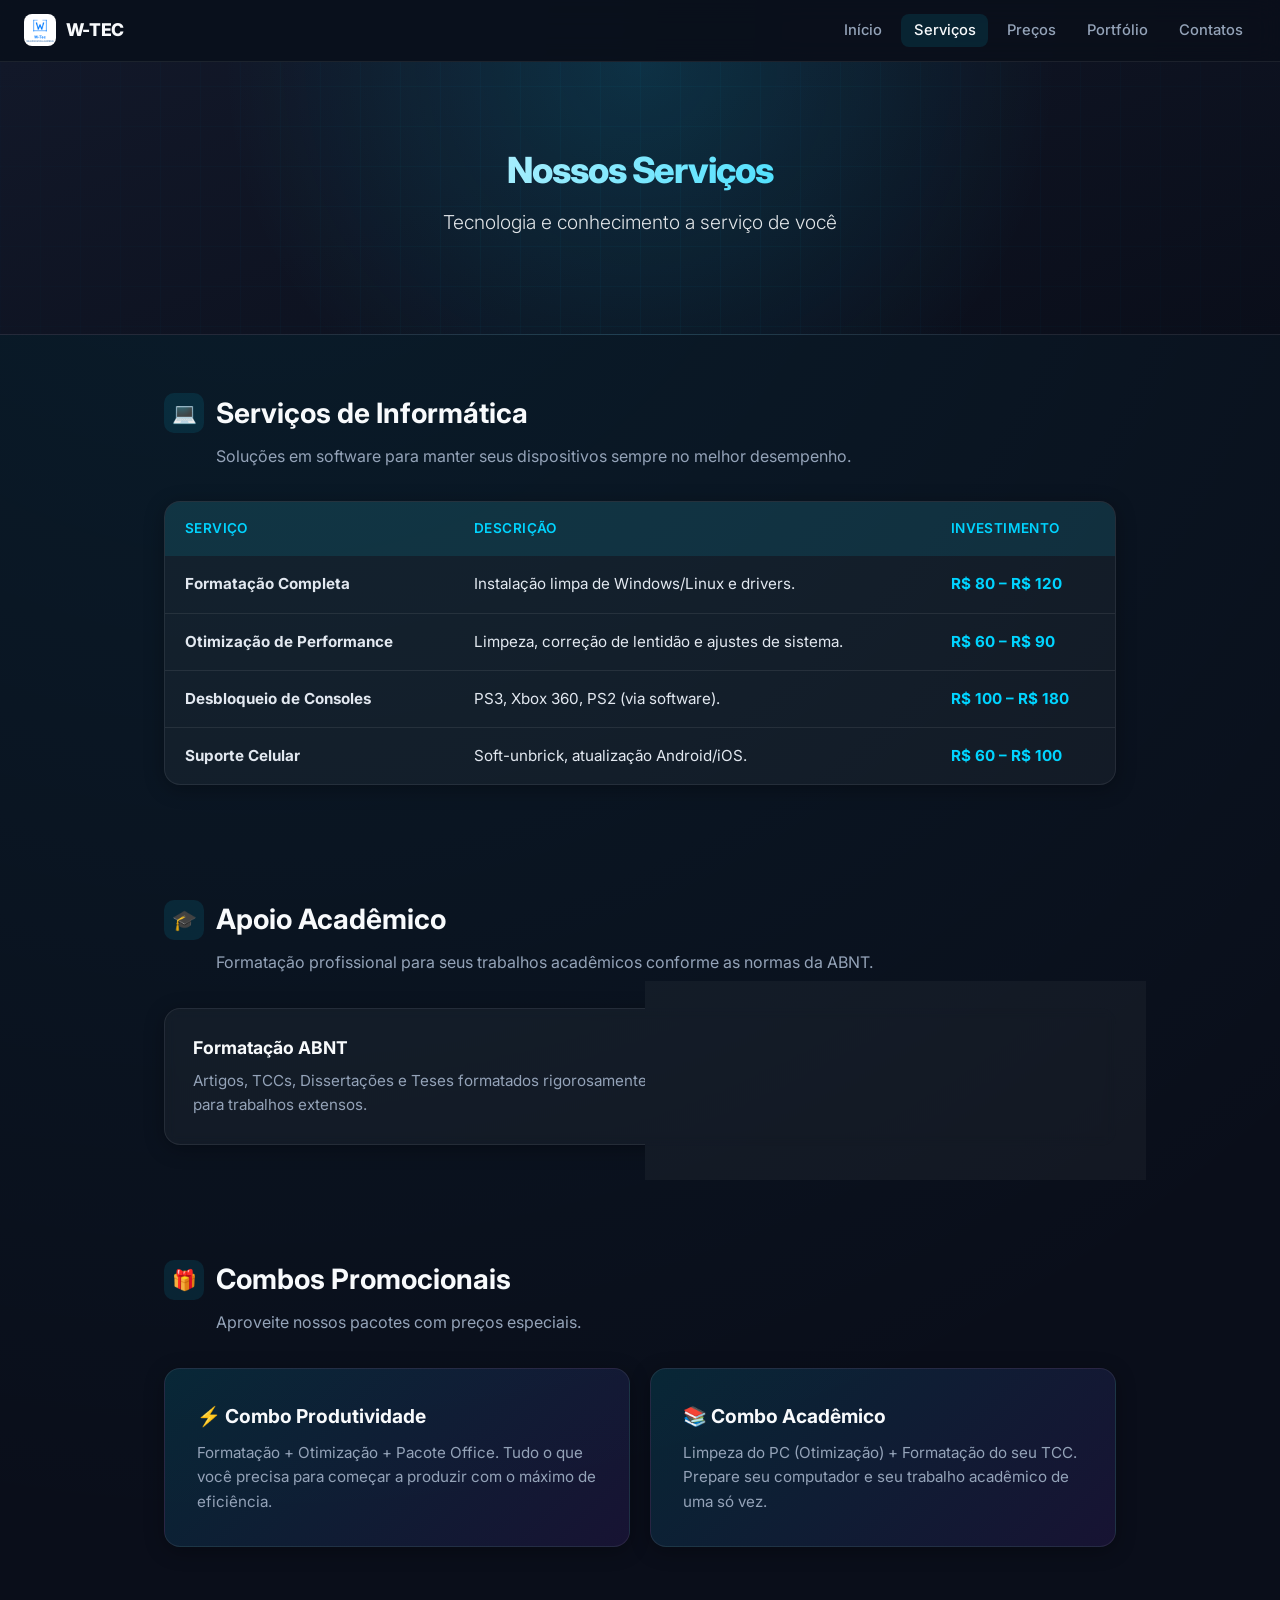
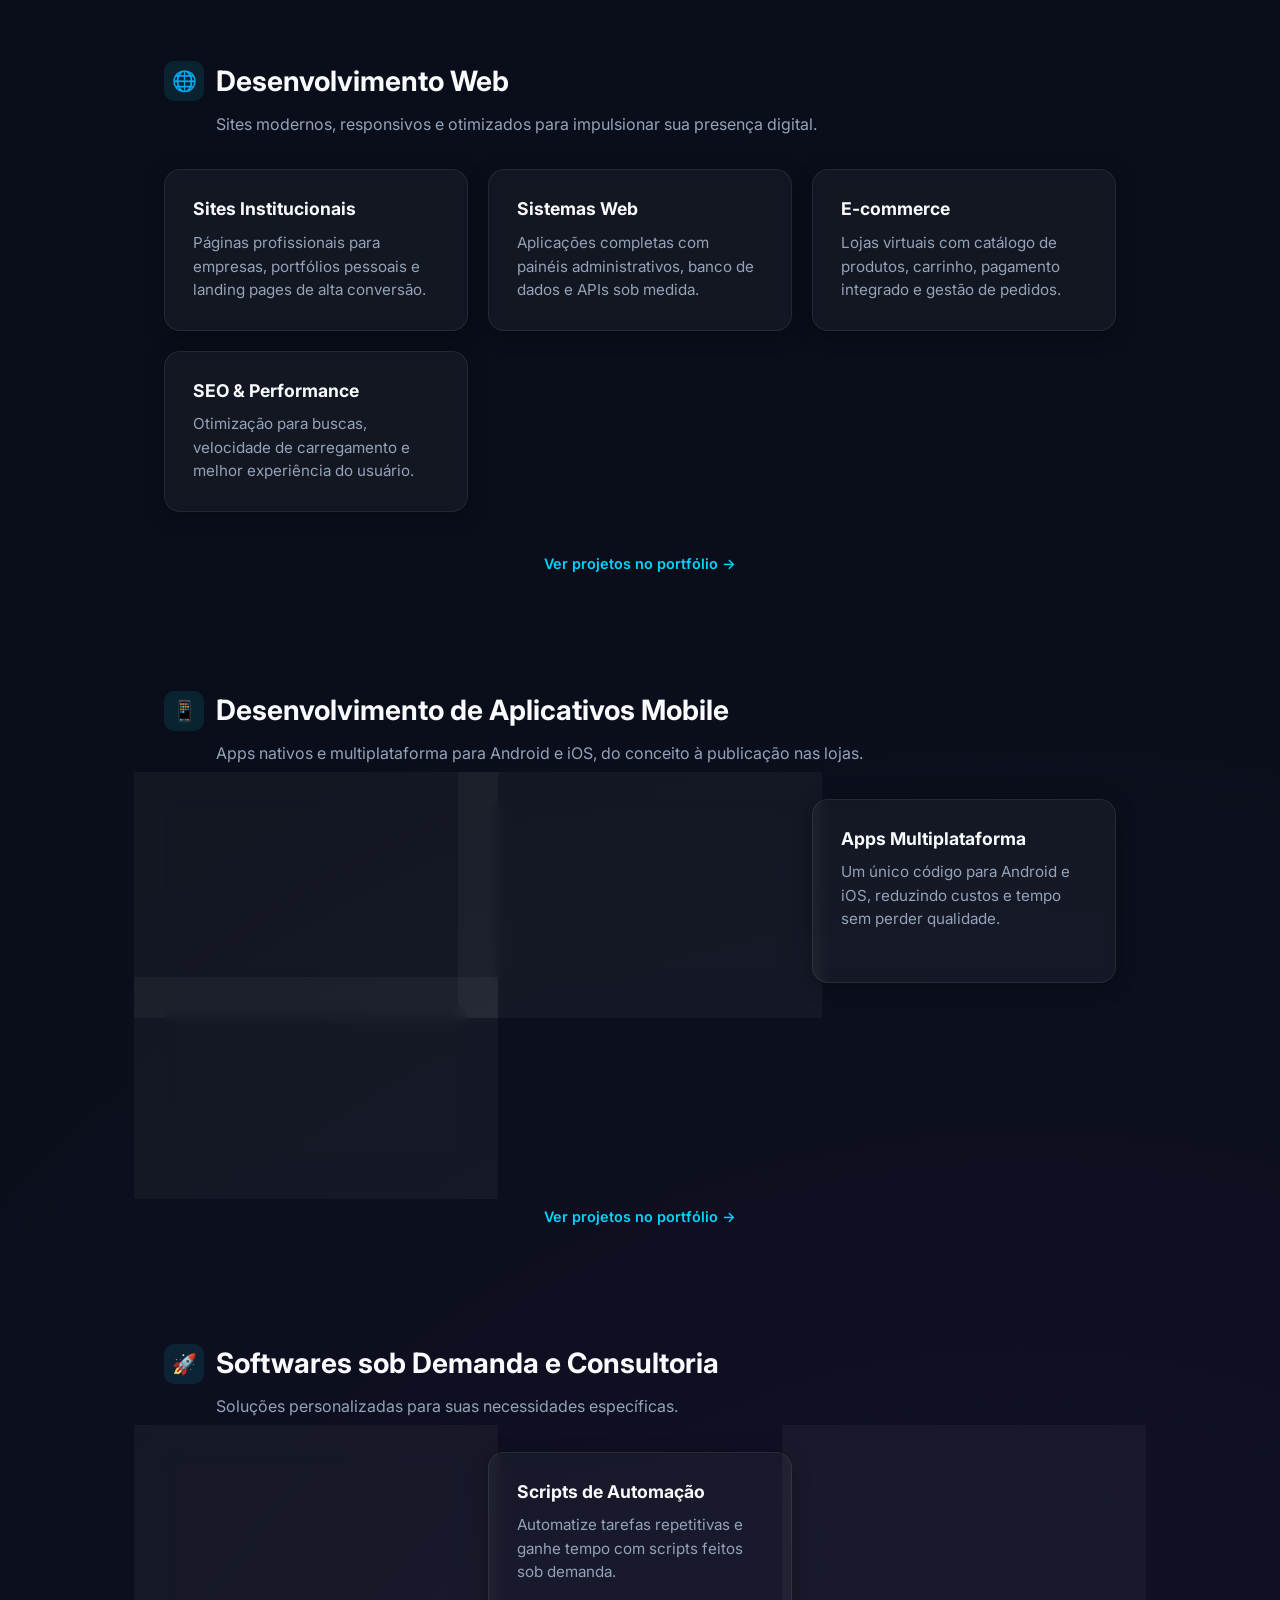
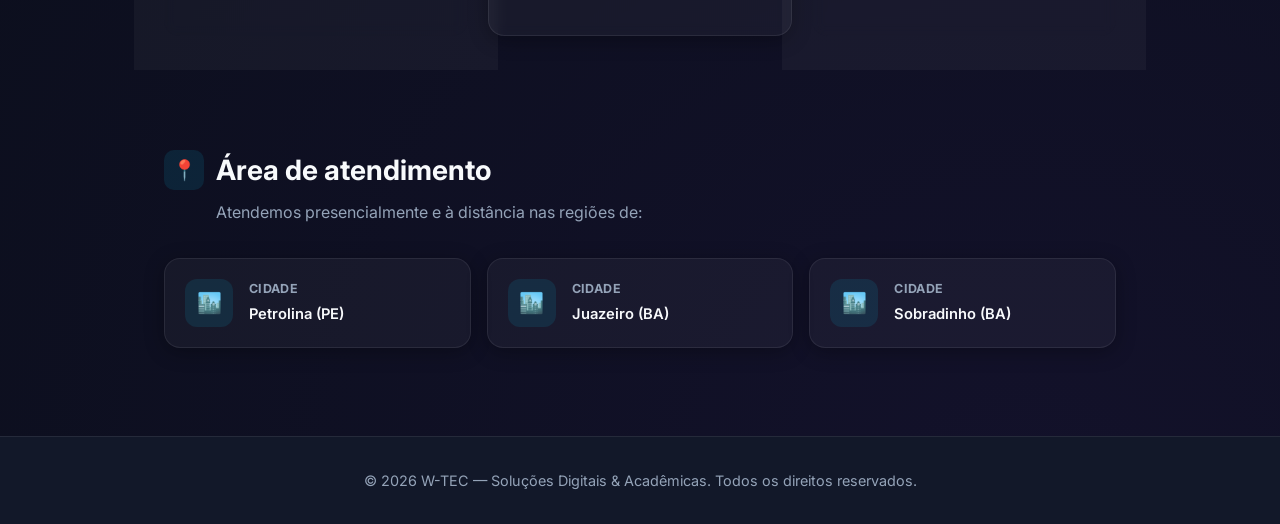
<file: servicos.html>
<!DOCTYPE html>
<html lang="pt-BR">
<head>
    <meta charset="UTF-8">
    <meta name="viewport" content="width=device-width, initial-scale=1.0">
    <title>Serviços | W-TEC</title>
    <link rel="icon" type="image/png" href="assets/logo.png">
    <link href="https://fonts.googleapis.com/css2?family=Inter:wght@300;400;600;700;800&display=swap" rel="stylesheet">
    <link rel="stylesheet" href="css/style.css">
</head>
<body>
    <nav class="navbar">
        <a href="index.html" class="brand">
            <img src="assets/logo.png" alt="W-TEC">
            W-TEC
        </a>
        <button class="nav-toggle" aria-label="Menu" onclick="document.querySelector('.nav-links').classList.toggle('open')">☰</button>
        <ul class="nav-links">
            <li><a href="index.html">Início</a></li>
            <li><a href="servicos.html" class="active">Serviços</a></li>
            <li><a href="precos.html">Preços</a></li>
            <li><a href="portfolio.html">Portfólio</a></li>
            <li><a href="contatos.html">Contatos</a></li>
        </ul>
    </nav>

    <header class="hero">
        <div class="hero-content">
            <h1 style="font-size:2.25rem;">Nossos Serviços</h1>
            <p class="tagline">Tecnologia e conhecimento a serviço de você</p>
        </div>
    </header>

    <section>
        <div class="container">
            <h2 class="section-title">
                <span class="icon">💻</span>
                Serviços de Informática
            </h2>
            <p class="section-desc">Soluções em software para manter seus dispositivos sempre no melhor desempenho.</p>
            <div class="table-wrap">
                <table>
                    <thead>
                        <tr>
                            <th>Serviço</th>
                            <th>Descrição</th>
                            <th>Investimento</th>
                        </tr>
                    </thead>
                    <tbody>
                        <tr>
                            <td><strong>Formatação Completa</strong></td>
                            <td>Instalação limpa de Windows/Linux e drivers.</td>
                            <td class="price">R$ 80 – R$ 120</td>
                        </tr>
                        <tr>
                            <td><strong>Otimização de Performance</strong></td>
                            <td>Limpeza, correção de lentidão e ajustes de sistema.</td>
                            <td class="price">R$ 60 – R$ 90</td>
                        </tr>
                        <tr>
                            <td><strong>Desbloqueio de Consoles</strong></td>
                            <td>PS3, Xbox 360, PS2 (via software).</td>
                            <td class="price">R$ 100 – R$ 180</td>
                        </tr>
                        <tr>
                            <td><strong>Suporte Celular</strong></td>
                            <td>Soft-unbrick, atualização Android/iOS.</td>
                            <td class="price">R$ 60 – R$ 100</td>
                        </tr>
                    </tbody>
                </table>
            </div>
        </div>
    </section>

    <section>
        <div class="container">
            <h2 class="section-title">
                <span class="icon">🎓</span>
                Apoio Acadêmico
            </h2>
            <p class="section-desc">Formatação profissional para seus trabalhos acadêmicos conforme as normas da ABNT.</p>
            <div class="cards-grid">
                <div class="card animate delay-1">
                    <h3 class="card-title">Formatação ABNT</h3>
                    <p class="card-desc">Artigos, TCCs, Dissertações e Teses formatados rigorosamente de acordo com as normas da ABNT. Orçamento sob demanda para trabalhos extensos.</p>
                </div>
            </div>
        </div>
    </section>

    <section>
        <div class="container">
            <h2 class="section-title">
                <span class="icon">🎁</span>
                Combos Promocionais
            </h2>
            <p class="section-desc">Aproveite nossos pacotes com preços especiais.</p>
            <div class="combo-grid">
                <div class="combo-card animate delay-1">
                    <h3>⚡ Combo Produtividade</h3>
                    <p>Formatação + Otimização + Pacote Office. Tudo o que você precisa para começar a produzir com o máximo de eficiência.</p>
                </div>
                <div class="combo-card animate delay-2">
                    <h3>📚 Combo Acadêmico</h3>
                    <p>Limpeza do PC (Otimização) + Formatação do seu TCC. Prepare seu computador e seu trabalho acadêmico de uma só vez.</p>
                </div>
            </div>
        </div>
    </section>

    <section>
        <div class="container">
            <h2 class="section-title">
                <span class="icon">🌐</span>
                Desenvolvimento Web
            </h2>
            <p class="section-desc">Sites modernos, responsivos e otimizados para impulsionar sua presença digital.</p>
            <div class="cards-grid">
                <div class="card animate delay-1"><h3 class="card-title">Sites Institucionais</h3><p class="card-desc">Páginas profissionais para empresas, portfólios pessoais e landing pages de alta conversão.</p></div>
                <div class="card animate delay-2"><h3 class="card-title">Sistemas Web</h3><p class="card-desc">Aplicações completas com painéis administrativos, banco de dados e APIs sob medida.</p></div>
                <div class="card animate delay-3"><h3 class="card-title">E-commerce</h3><p class="card-desc">Lojas virtuais com catálogo de produtos, carrinho, pagamento integrado e gestão de pedidos.</p></div>
                <div class="card animate delay-4"><h3 class="card-title">SEO &amp; Performance</h3><p class="card-desc">Otimização para buscas, velocidade de carregamento e melhor experiência do usuário.</p></div>
            </div>
            <div style="text-align: center; margin-top: 1.5rem;">
                <a href="portfolio.html" class="card-link">Ver projetos no portfólio →</a>
            </div>
        </div>
    </section>

    <section>
        <div class="container">
            <h2 class="section-title">
                <span class="icon">📱</span>
                Desenvolvimento de Aplicativos Mobile
            </h2>
            <p class="section-desc">Apps nativos e multiplataforma para Android e iOS, do conceito à publicação nas lojas.</p>
            <div class="cards-grid">
                <div class="card animate delay-1"><h3 class="card-title">Apps Android</h3><p class="card-desc">Aplicativos nativos com tecnologias modernas para máximo desempenho no ecossistema Android.</p></div>
                <div class="card animate delay-2"><h3 class="card-title">Apps iOS</h3><p class="card-desc">Soluções para iPhone e iPad com interface fluida, seguindo as diretrizes de design da Apple.</p></div>
                <div class="card animate delay-3"><h3 class="card-title">Apps Multiplataforma</h3><p class="card-desc">Um único código para Android e iOS, reduzindo custos e tempo sem perder qualidade.</p></div>
                <div class="card animate delay-4"><h3 class="card-title">Publicação nas Lojas</h3><p class="card-desc">Suporte completo para publicação na Google Play e App Store, incluindo conta e assets.</p></div>
            </div>
            <div style="text-align: center; margin-top: 1.5rem;">
                <a href="portfolio.html" class="card-link">Ver projetos no portfólio →</a>
            </div>
        </div>
    </section>

    <section>
        <div class="container">
            <h2 class="section-title">
                <span class="icon">🚀</span>
                Softwares sob Demanda e Consultoria
            </h2>
            <p class="section-desc">Soluções personalizadas para suas necessidades específicas.</p>
            <div class="cards-grid">
                <div class="card animate delay-1"><h3 class="card-title">Desenvolvimento de Sistemas</h3><p class="card-desc">Sistemas personalizados sob medida para o seu negócio ou projeto acadêmico.</p></div>
                <div class="card animate delay-2"><h3 class="card-title">Scripts de Automação</h3><p class="card-desc">Automatize tarefas repetitivas e ganhe tempo com scripts feitos sob demanda.</p></div>
                <div class="card animate delay-3"><h3 class="card-title">Consultoria Técnica</h3><p class="card-desc">Acompanhamento especializado para arquitetura e decisões de tecnologia.</p></div>
            </div>
        </div>
    </section>

    <section>
        <div class="container">
            <h2 class="section-title">
                <span class="icon">📍</span>
                Área de atendimento
            </h2>
            <p class="section-desc">Atendemos presencialmente e à distância nas regiões de:</p>
            <div class="contact-grid">
                <div class="contact-item">
                    <div class="contact-icon">🏙️</div>
                    <div class="contact-info">
                        <strong>Cidade</strong>
                        <span>Petrolina (PE)</span>
                    </div>
                </div>
                <div class="contact-item">
                    <div class="contact-icon">🏙️</div>
                    <div class="contact-info">
                        <strong>Cidade</strong>
                        <span>Juazeiro (BA)</span>
                    </div>
                </div>
                <div class="contact-item">
                    <div class="contact-icon">🏙️</div>
                    <div class="contact-info">
                        <strong>Cidade</strong>
                        <span>Sobradinho (BA)</span>
                    </div>
                </div>
            </div>
        </div>
    </section>

    <footer>
        <p>&copy; 2026 W-TEC — Soluções Digitais &amp; Acadêmicas. Todos os direitos reservados.</p>
    </footer>
</body>
</html>
</file>
<file: css/style.css>
:root {
    --primary: #00d4ff;
    --primary-dark: #0091c2;
    --primary-light: rgba(0, 212, 255, 0.1);
    --accent: #7c3aed;
    --dark: #0a0e1a;
    --dark-2: #121829;
    --card: rgba(255, 255, 255, 0.04);
    --card-border: rgba(255, 255, 255, 0.08);
    --gray: #94a3b8;
    --light-gray: #1e293b;
    --white: #e2e8f0;
    --text-strong: #f8fafc;
    --shadow: 0 4px 20px rgba(0, 0, 0, 0.3);
    --shadow-lg: 0 20px 40px rgba(0, 0, 0, 0.45);
    --radius: 16px;
    --maxw: 1000px;
}

* {
    margin: 0;
    padding: 0;
    box-sizing: border-box;
}

html {
    scroll-behavior: smooth;
}

body {
    font-family: 'Inter', -apple-system, BlinkMacSystemFont, 'Segoe UI', Roboto, sans-serif;
    line-height: 1.6;
    color: var(--white);
    background:
        radial-gradient(circle at 20% 0%, rgba(0, 212, 255, 0.08), transparent 40%),
        radial-gradient(circle at 80% 100%, rgba(124, 58, 237, 0.08), transparent 40%),
        var(--dark);
    min-height: 100vh;
}

/* ---------- Navbar ---------- */
.navbar {
    position: sticky;
    top: 0;
    z-index: 50;
    display: flex;
    align-items: center;
    justify-content: space-between;
    gap: 1rem;
    padding: 0.9rem 1.5rem;
    background: rgba(10, 14, 26, 0.8);
    backdrop-filter: blur(12px);
    border-bottom: 1px solid var(--card-border);
}

.navbar .brand {
    display: flex;
    align-items: center;
    gap: 0.6rem;
    font-weight: 800;
    font-size: 1.1rem;
    color: var(--text-strong);
    text-decoration: none;
    letter-spacing: -0.02em;
}

.navbar .brand img {
    width: 32px;
    height: 32px;
    border-radius: 8px;
}

.nav-links {
    display: flex;
    gap: 0.35rem;
    list-style: none;
}

.nav-links a {
    color: var(--gray);
    text-decoration: none;
    font-size: 0.92rem;
    font-weight: 500;
    padding: 0.45rem 0.8rem;
    border-radius: 8px;
    transition: color 0.2s, background 0.2s;
}

.nav-links a:hover,
.nav-links a.active {
    color: var(--text-strong);
    background: var(--primary-light);
}

.nav-toggle {
    display: none;
    background: none;
    border: 1px solid var(--card-border);
    border-radius: 8px;
    padding: 0.4rem 0.6rem;
    color: var(--text-strong);
    font-size: 1.2rem;
    cursor: pointer;
}

/* ---------- Hero ---------- */
.hero {
    background:
        radial-gradient(circle at 50% 0%, rgba(0, 212, 255, 0.15), transparent 60%),
        linear-gradient(160deg, var(--dark-2) 0%, var(--dark) 100%);
    color: var(--text-strong);
    padding: 5rem 1.5rem 6rem;
    text-align: center;
    position: relative;
    overflow: hidden;
    border-bottom: 1px solid var(--card-border);
}

.hero::before {
    content: '';
    position: absolute;
    inset: -50%;
    background:
        linear-gradient(rgba(0, 212, 255, 0.04) 1px, transparent 1px),
        linear-gradient(90deg, rgba(0, 212, 255, 0.04) 1px, transparent 1px);
    background-size: 40px 40px;
    mask-image: radial-gradient(circle at center, black, transparent 70%);
    -webkit-mask-image: radial-gradient(circle at center, black, transparent 70%);
}

.hero-content {
    position: relative;
    z-index: 1;
    max-width: 800px;
    margin: 0 auto;
}

.hero-logo {
    width: 110px;
    height: 110px;
    margin: 0 auto 1.5rem;
    background: rgba(255, 255, 255, 0.06);
    border: 1px solid var(--card-border);
    border-radius: 24px;
    padding: 14px;
    box-shadow: var(--shadow-lg);
    backdrop-filter: blur(8px);
}

.hero-logo img {
    width: 100%;
    height: 100%;
    object-fit: contain;
}

.hero h1 {
    font-size: 2.75rem;
    font-weight: 800;
    margin-bottom: 0.5rem;
    letter-spacing: -0.03em;
    background: linear-gradient(120deg, var(--text-strong), var(--primary));
    -webkit-background-clip: text;
    background-clip: text;
    -webkit-text-fill-color: transparent;
}

.hero .tagline {
    font-size: 1.2rem;
    opacity: 0.9;
    font-weight: 300;
    max-width: 600px;
    margin: 0 auto;
}

.hero-sub {
    font-size: 0.95rem;
    opacity: 0.7;
    margin-top: 0.75rem;
    font-weight: 400;
    max-width: 540px;
    margin-left: auto;
    margin-right: auto;
}

.hero-cta {
    margin-top: 1.75rem;
    display: inline-flex;
    gap: 0.75rem;
    flex-wrap: wrap;
    justify-content: center;
}

.hero-cta a {
    display: inline-flex;
    align-items: center;
    gap: 0.5rem;
    padding: 0.75rem 1.5rem;
    border-radius: 10px;
    font-weight: 600;
    font-size: 0.95rem;
    text-decoration: none;
    transition: transform 0.2s, box-shadow 0.2s, background 0.2s;
}

.btn-primary {
    background: linear-gradient(120deg, var(--primary), var(--primary-dark));
    color: #04141a !important;
    box-shadow: 0 8px 24px rgba(0, 212, 255, 0.25);
}

.btn-primary:hover {
    transform: translateY(-2px);
    box-shadow: 0 12px 32px rgba(0, 212, 255, 0.4);
}

.btn-secondary {
    background: rgba(255, 255, 255, 0.06);
    color: var(--text-strong) !important;
    border: 1px solid var(--card-border);
    backdrop-filter: blur(8px);
}

.btn-secondary:hover {
    transform: translateY(-2px);
    background: rgba(255, 255, 255, 0.1);
}

/* ---------- Layout ---------- */
.container {
    max-width: var(--maxw);
    margin: 0 auto;
    padding: 0 1.5rem;
}

section {
    padding: 3.5rem 0;
}

.section-title {
    font-size: 1.75rem;
    font-weight: 700;
    color: var(--text-strong);
    margin-bottom: 0.5rem;
    display: flex;
    align-items: center;
    gap: 0.75rem;
}

.section-title .icon {
    width: 40px;
    height: 40px;
    background: var(--primary-light);
    color: var(--primary);
    border-radius: 10px;
    display: flex;
    align-items: center;
    justify-content: center;
    font-size: 1.25rem;
    flex-shrink: 0;
}

.section-desc {
    color: var(--gray);
    margin-bottom: 2rem;
    margin-left: 3.25rem;
}

/* ---------- Cards ---------- */
.cards-grid {
    display: grid;
    grid-template-columns: repeat(auto-fit, minmax(260px, 1fr));
    gap: 1.25rem;
}

.card {
    background: var(--card);
    border: 1px solid var(--card-border);
    border-radius: var(--radius);
    padding: 1.75rem;
    box-shadow: var(--shadow);
    transition: transform 0.2s, box-shadow 0.2s, border-color 0.2s;
    backdrop-filter: blur(6px);
}

.card:hover {
    transform: translateY(-3px);
    box-shadow: var(--shadow-lg);
    border-color: rgba(0, 212, 255, 0.3);
}

.card-title {
    font-size: 1.1rem;
    font-weight: 700;
    color: var(--text-strong);
    line-height: 1.3;
    margin-bottom: 0.6rem;
}

.card-desc {
    color: var(--gray);
    font-size: 0.95rem;
    line-height: 1.55;
}

.card-link {
    display: inline-flex;
    align-items: center;
    gap: 0.35rem;
    margin-top: 1rem;
    color: var(--primary);
    font-weight: 600;
    font-size: 0.9rem;
    text-decoration: none;
    transition: gap 0.2s;
}

.card-link:hover {
    gap: 0.6rem;
}

/* ---------- Table ---------- */
.table-wrap {
    overflow-x: auto;
    border-radius: var(--radius);
    box-shadow: var(--shadow);
    background: var(--card);
    border: 1px solid var(--card-border);
}

table {
    width: 100%;
    border-collapse: collapse;
    font-size: 0.95rem;
}

thead {
    background: var(--primary-light);
}

th, td {
    padding: 1rem 1.25rem;
    text-align: left;
}

th {
    color: var(--primary);
    font-weight: 600;
    font-size: 0.85rem;
    text-transform: uppercase;
    letter-spacing: 0.03em;
}

tbody tr {
    border-bottom: 1px solid var(--card-border);
    transition: background 0.15s;
}

tbody tr:hover {
    background: var(--primary-light);
}

tbody tr:last-child {
    border-bottom: none;
}

td {
    color: var(--white);
}

td.price {
    font-weight: 700;
    color: var(--primary);
    white-space: nowrap;
}

/* ---------- Combos ---------- */
.combo-grid {
    display: grid;
    grid-template-columns: repeat(auto-fit, minmax(280px, 1fr));
    gap: 1.25rem;
}

.combo-card {
    background: linear-gradient(135deg, rgba(0, 212, 255, 0.12), rgba(124, 58, 237, 0.12));
    border: 1px solid var(--card-border);
    color: var(--text-strong);
    border-radius: var(--radius);
    padding: 2rem;
    box-shadow: var(--shadow);
}

.combo-card h3 {
    font-size: 1.2rem;
    margin-bottom: 0.6rem;
    display: flex;
    align-items: center;
    gap: 0.5rem;
}

.combo-card p {
    color: var(--gray);
    font-size: 0.95rem;
}

/* ---------- Contacts (fixed grid) ---------- */
.contact-grid {
    display: grid;
    grid-template-columns: repeat(auto-fill, minmax(240px, 1fr));
    gap: 1rem;
}

.contact-item {
    background: var(--card);
    border: 1px solid var(--card-border);
    border-radius: var(--radius);
    padding: 1.25rem;
    display: flex;
    align-items: center;
    gap: 1rem;
    box-shadow: var(--shadow);
    text-decoration: none;
    color: var(--white);
    transition: transform 0.2s, box-shadow 0.2s, border-color 0.2s;
    min-width: 0;
}

.contact-item:hover {
    transform: translateY(-2px);
    box-shadow: var(--shadow-lg);
    border-color: rgba(0, 212, 255, 0.3);
}

.contact-icon {
    width: 48px;
    height: 48px;
    flex-shrink: 0;
    background: var(--primary-light);
    color: var(--primary);
    border-radius: 12px;
    display: flex;
    align-items: center;
    justify-content: center;
    font-size: 1.25rem;
}

.contact-info {
    min-width: 0;
}

.contact-info strong {
    display: block;
    font-size: 0.78rem;
    color: var(--gray);
    margin-bottom: 0.15rem;
    text-transform: uppercase;
    letter-spacing: 0.03em;
}

.contact-info span {
    font-weight: 600;
    font-size: 0.92rem;
    color: var(--text-strong);
    overflow-wrap: anywhere;
}

/* ---------- Footer ---------- */
footer {
    background: var(--dark-2);
    border-top: 1px solid var(--card-border);
    color: var(--gray);
    text-align: center;
    padding: 2rem 1.5rem;
    font-size: 0.9rem;
    margin-top: 2rem;
}

footer a {
    color: var(--primary);
    text-decoration: none;
}

/* ---------- Scrollbar ---------- */
::-webkit-scrollbar {
    width: 8px;
}

::-webkit-scrollbar-track {
    background: var(--dark);
}

::-webkit-scrollbar-thumb {
    background: var(--primary);
    border-radius: 4px;
}

/* ---------- Animations ---------- */
@keyframes fadeInUp {
    from { opacity: 0; transform: translateY(20px); }
    to { opacity: 1; transform: translateY(0); }
}

.animate {
    animation: fadeInUp 0.6s ease-out both;
}

.delay-1 { animation-delay: 0.1s; }
.delay-2 { animation-delay: 0.2s; }
.delay-3 { animation-delay: 0.3s; }
.delay-4 { animation-delay: 0.4s; }

/* ---------- Responsive ---------- */
@media (max-width: 760px) {
    .nav-toggle {
        display: block;
    }
    .nav-links {
        display: none;
        position: absolute;
        top: 100%;
        left: 0;
        right: 0;
        flex-direction: column;
        gap: 0;
        background: rgba(10, 14, 26, 0.97);
        border-bottom: 1px solid var(--card-border);
        padding: 0.5rem;
    }
    .nav-links.open {
        display: flex;
    }
    .nav-links a {
        padding: 0.8rem 1rem;
    }
    .navbar {
        position: sticky;
    }
}

@media (max-width: 640px) {
    .hero {
        padding: 3.5rem 1.25rem 4rem;
    }
    .hero h1 {
        font-size: 2rem;
    }
    .hero .tagline {
        font-size: 1rem;
    }
    .section-title {
        font-size: 1.4rem;
    }
    .section-title .icon {
        width: 34px;
        height: 34px;
        font-size: 1.05rem;
    }
    .section-desc {
        margin-left: 0;
    }
    .contact-grid {
        grid-template-columns: 1fr;
    }
    th, td {
        padding: 0.85rem 1rem;
        font-size: 0.9rem;
    }
}
</file>
